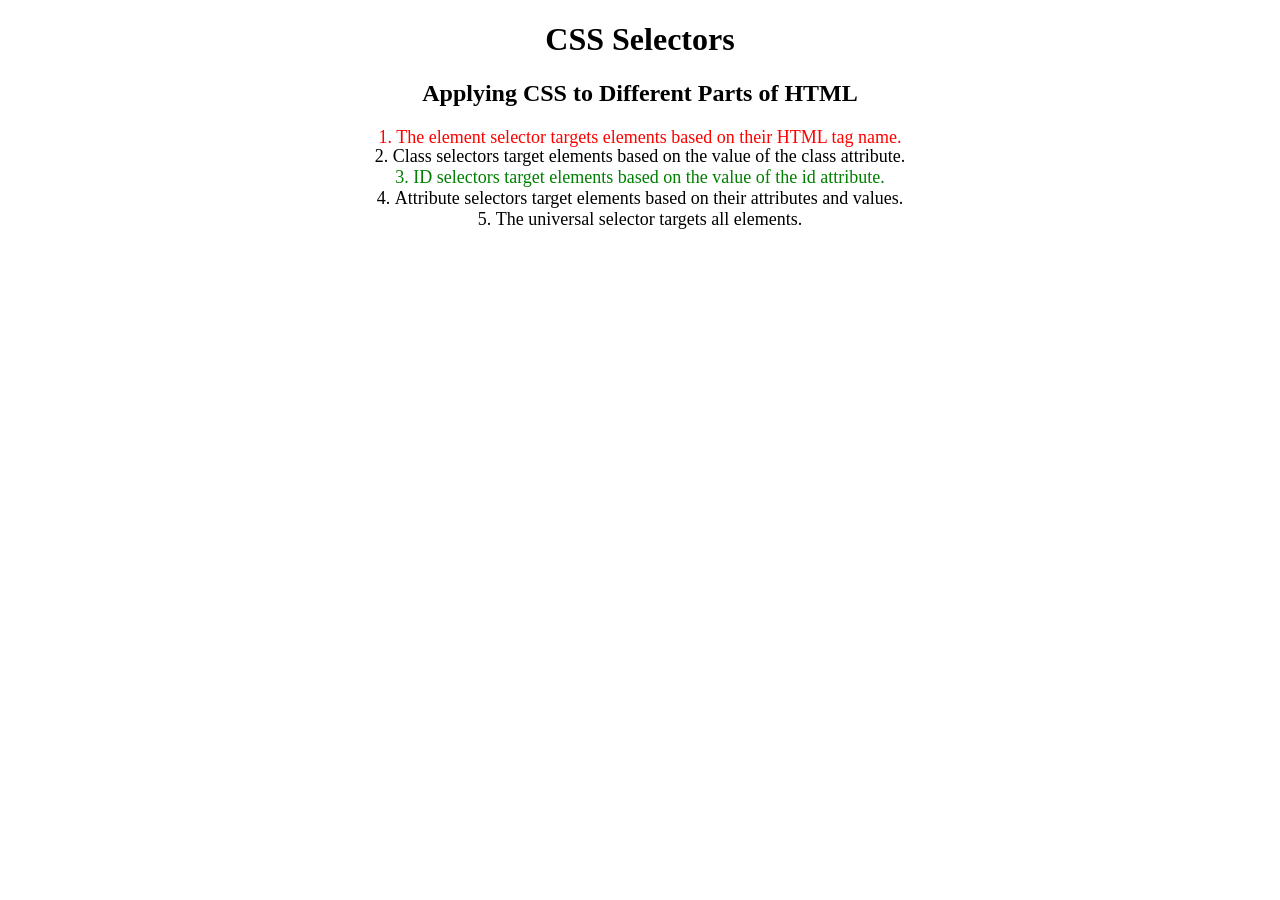
<file: 5.3 CSS Selectors/index.html>
<!DOCTYPE html>
<html lang="en">

<head>
  <meta charset="UTF-8">
  <title>CSS Selectors</title>
  <link rel="stylesheet" href="./style.css" />
</head>

<body>
  <h1>CSS Selectors</h1>
  <h2>Applying CSS to Different Parts of HTML</h2>
  <!-- TODO 1: Set the CSS for all paragraph tags to "color: red" -->
  <p class="note">1. The element selector targets elements based on their HTML tag name.</p>

  <ol>
    <!-- TODO 2: Set the CSS for all elements with a class of "note" to "font-size: 20px" -->
    <li class="note" value="2">Class selectors target elements based on the value of the class attribute.</li>

    <!-- TODO 3: Set the CSS for the element with an id of "id-selector-demo" to "color: green" -->
    <li class="note" id="id-selector-demo" value="3">ID selectors target elements based on the value of the id
      attribute.</li>

    <!-- TODO 4: Set the CSS for the li elements that have the "value" attribute set to "4" to have "color: blue" -->
    <li class="note" value="4">Attribute selectors target elements based on their attributes and values.</li>

    <!-- TODO 5: Set all elements to have "text-align: center" -->
    <li class="note" value="5">The universal selector targets all elements.</li>
  </ol>
</body>

</html>
</file>
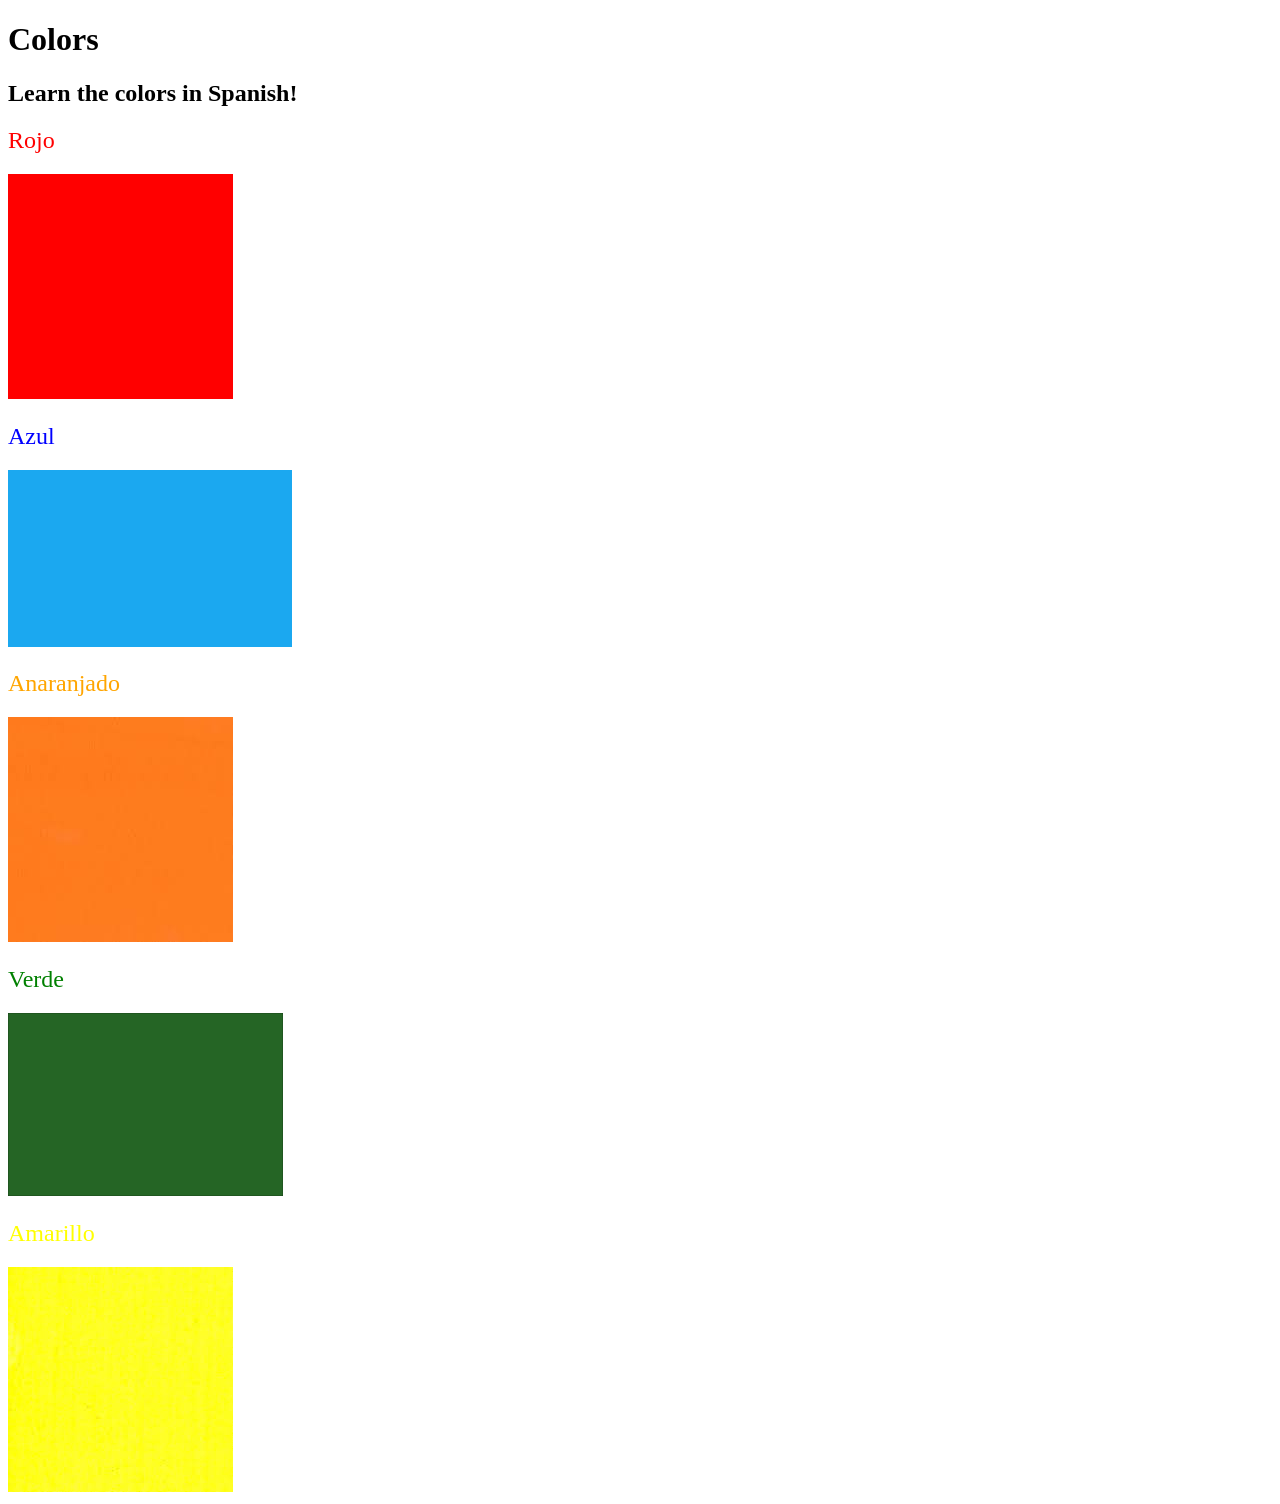
<file: 5.4+Color+Vocab+Project/index.html>
<!DOCTYPE html>
<html lang="en">
  <head>
    <meta charset="UTF-8" />
    <title>Spanish Vocabulary</title>
    <link rel="stylesheet" href="./style.css" />
  </head>

  <body>
    <h1>Colors</h1>
    <h2>Learn the colors in Spanish!</h2>
    <h2 class="color-title" id="red">Rojo</h2>
    <img src="./assets/images/red.png" alt="red" />

    <h2 class="color-title" id="blue">Azul</h2>
    <img src="./assets/images/blue.png" alt="blue" />

    <h2 class="color-title" id="orange">Anaranjado</h2>
    <img src="./assets/images/orange.png" alt="orange" />

    <h2 class="color-title" id="green">Verde</h2>
    <img src="./assets/images/green.png" alt="green" />

    <h2 class="color-title" id="yellow">Amarillo</h2>
    <img src="./assets/images/yellow.png" alt="yellow" />
  </body>
</html>

<!-- 
TODOs
IMPORTANT: You should not need to make ANY CHANGES to index.html
All code should be written in your CSS file.

1. Create a CSS file and incorporate it as an external stylesheet.
2. Use CSS to style each of the color titles to meaning. 
Hint: Use the id to help if you don't know the words in spanish.
3. Use CSS to change all the color titles to have "font-weight: normal;"
4. Use CSS (not HTML) to make all the images 200px heigh and 200px wide. 
Hint: 
https://developer.mozilla.org/en-US/docs/Web/CSS/height
https://developer.mozilla.org/en-US/docs/Web/CSS/width
-->
</file>
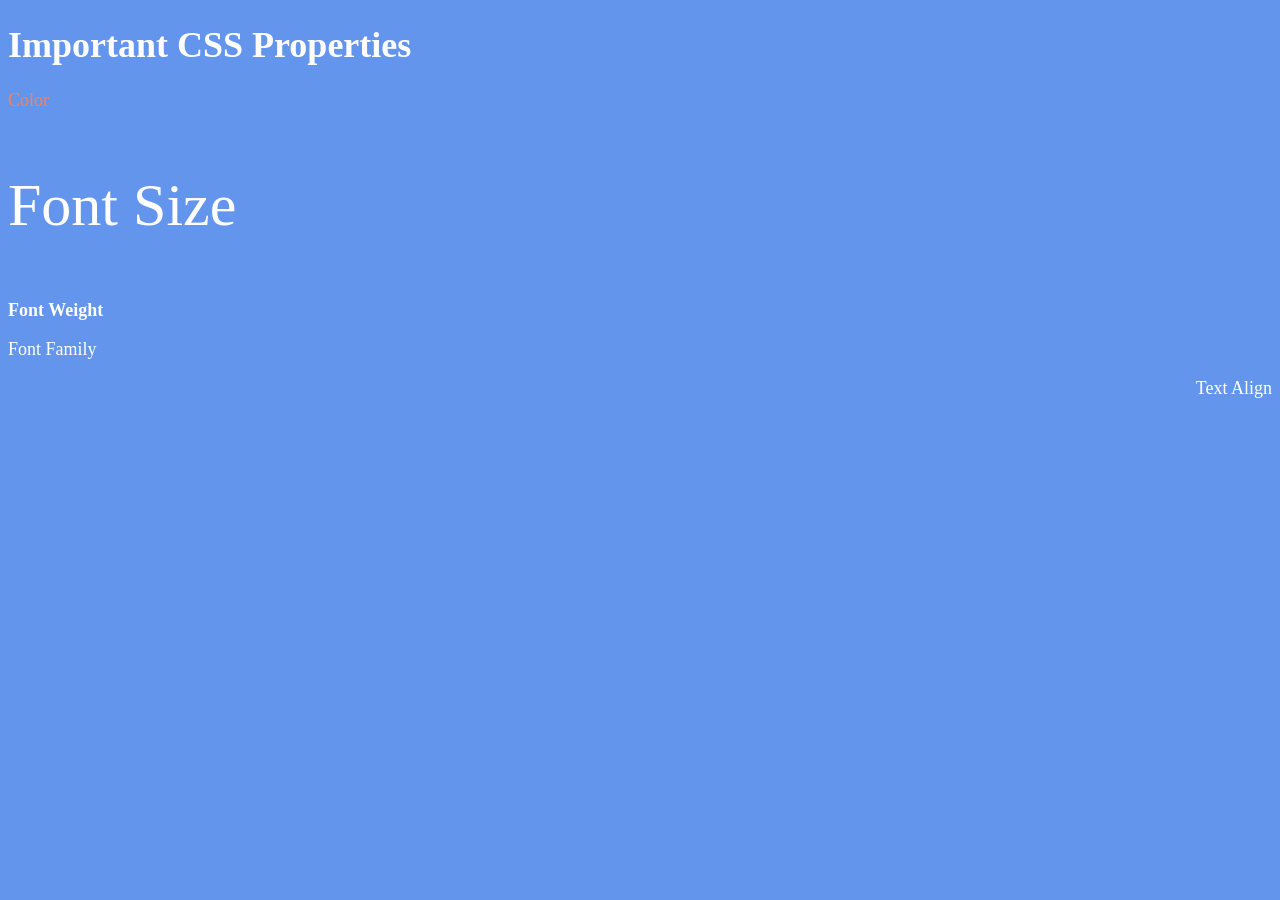
<file: 6.1+Font+Properties/index.html>
<!DOCTYPE html>
<html lang="en">

<head>
  <meta charset="UTF-8">
  <title>CSS Properties</title>
  <style>
    body {
      background-color: cornflowerblue;
      color: white;
      font-size: 18px;
    }
    
    /* Don't change the CSS above, add Your CSS below */
    p:nth-of-type(1) {
      color: coral;
    }
    p:nth-of-type(2) {
      font-size: 2rem;
    }
    p:nth-of-type(3) {
      font-weight: 900;
    }
    p:nth-of-type(4) {
      font-family: 'Caveat', cursive;
    }
    p:nth-of-type(5) {
      text-align: right;
    }
    html {
      font-size: 30px;
    }   
    

    
  </style>
</head>

<body>
  <h1>Important CSS Properties</h1>
  <p>Color</p>
  <p>Font Size</p>
  <p>Font Weight</p>
  <p>Font Family</p>
  <p>Text Align</p>

  <!-- TODOs
  1. Change the color of <p>Color</p> to "coral" color.
  2. Change the font size of <p>Font Size</p> to 2X the size of the root font size.
  3. Change the font weight of <p>Font Weight</p> to 900.
  4. Change the font family of <p>Font Family</p> to the Google font Caveat with regular (400) font weight.
  Link: https://fonts.google.com/specimen/Caveat
  5. Change the <p>Text Align</p> to right align.
  6. Change the the root (html element) font size to 30px -->
</body>

</html>
</file>
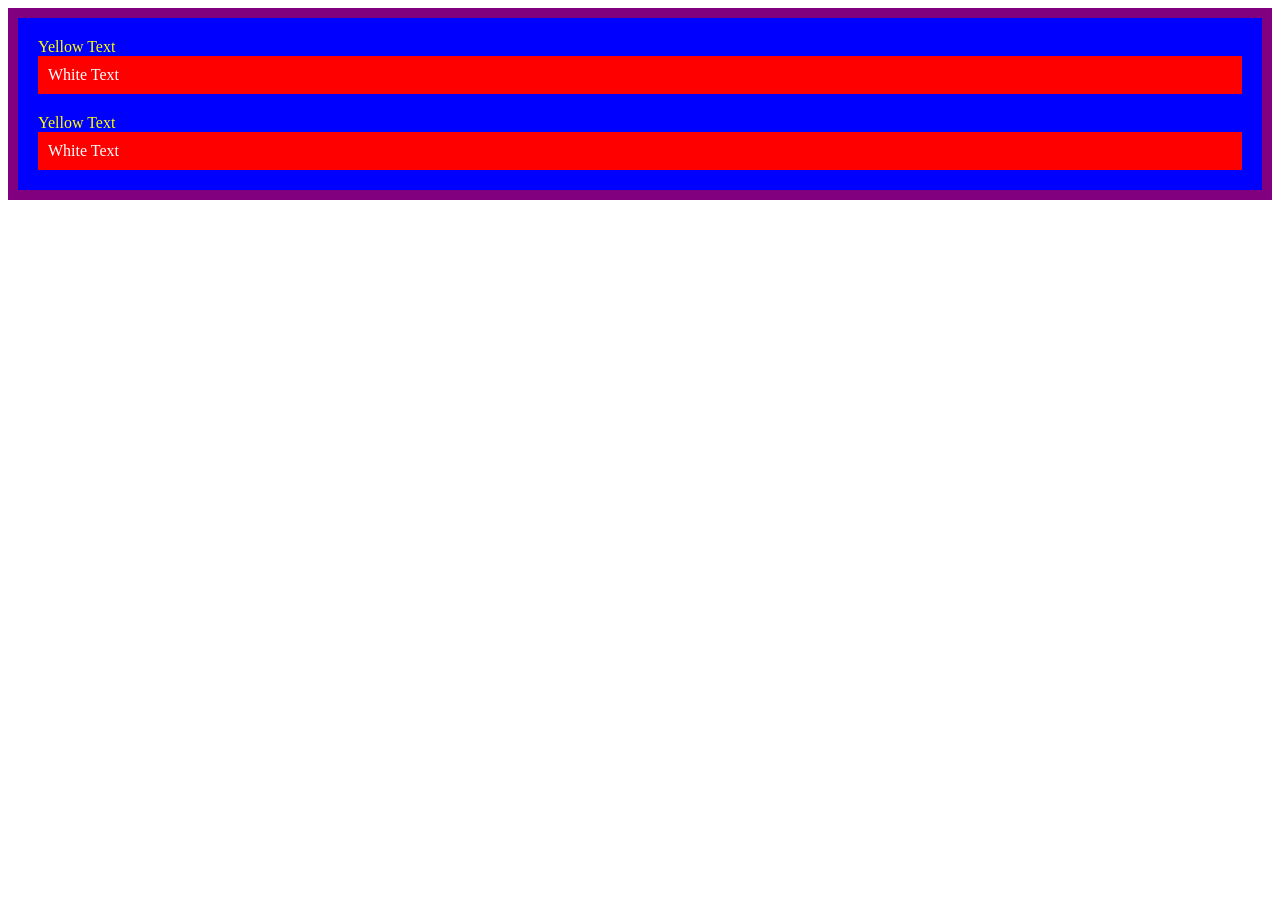
<file: 7.0+CSS+Cascade/index.html>
<!DOCTYPE html>
<html lang="en">

<head>
  <meta charset="UTF-8">
  <title>CSS Cascade</title>
  <link rel="stylesheet" href="./style.css">
</head>

<body>
  <div id="outer-box" class="box">
    <div class="box">
      <p>Yellow Text</p>
      <div class="box inner-box">
        <p class="white-text">White Text</p>
      </div>
    </div>
    <div class="box">
      <p>Yellow Text</p>
      <div class="box inner-box">
        <p class="white-text">White Text</p>
      </div>
    </div>
  </div>
</body>

</html>
</file>
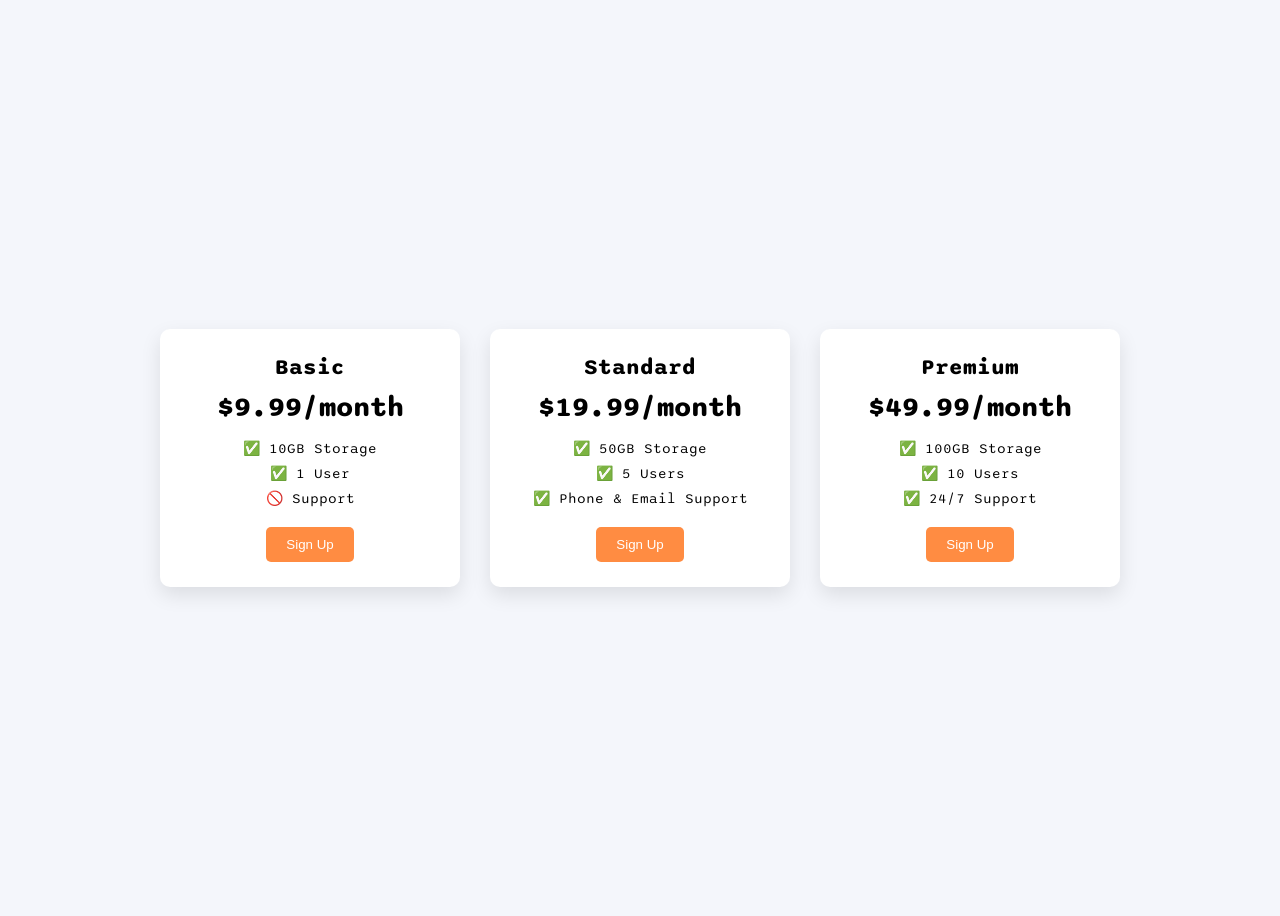
<file: 9.4+Flexbox+Pricing+Table+Project/index.html>
<!DOCTYPE html>
<html>
  <head>
    <title>Flexbox Pricing Table</title>
    <link rel="preconnect" href="https://fonts.googleapis.com" />
    <link rel="preconnect" href="https://fonts.gstatic.com" crossorigin />
    <link
      href="https://fonts.googleapis.com/css2?family=Sono:wght@400;700&display=swap"
      rel="stylesheet"
    />
    <style>
      body {
        font-family: "Sono", sans-serif;
        background-color: #f4f6fb;
        display: flex;
        justify-content: center;
        align-items: center;
        min-height: 100vh;
      }
      .pricing-container {
        display: flex;
        gap: 30px;
      }
      .pricing-plan {
        background: #ffffff;
        padding: 25px;
        width: 250px;
        text-align: center;
        border-radius: 10px;
        box-shadow: 0 8px 20px rgba(0,0,0,0.1);
      }
      .plan-title {
        font-size: 22px;
        font-weight: bold;
        margin-bottom: 10px;
      }
      .plan-price {
        font-size: 28px;
        font-weight: bold;
        margin-bottom: 15px;
      }
      .plan-features {
        list-style: none;
        padding: 0;
        margin-bottom: 20px;
      }
      .plan-features li {
        margin: 8px 0;
        font-size: 14px;
      }
      .plan-button {
        background-color: #ff8c42;
        color: white;
        border: none;
        padding: 10px 20px;
        border-radius: 5px;
        cursor: pointer;
       }
      .plan-button:hover {
        background-color: #e6762f;
      }
      /* Hint: What can you do with a media query and flexbox? */
      @media (max-width: 1250px) {
        .pricing-container {
        flex-direction: column;
      }
      }
    </style>
  </head>

  <body>
    <div class="pricing-container">
      <div class="pricing-plan">
        <div class="plan-title">Basic</div>
        <div class="plan-price">$9.99/month</div>
        <ul class="plan-features">
          <li>✅ 10GB Storage</li>
          <li>✅ 1 User</li>
          <li>🚫 Support</li>
        </ul>
        <button class="plan-button">Sign Up</button>
      </div>
      <div class="pricing-plan">
        <div class="plan-title">Standard</div>
        <div class="plan-price">$19.99/month</div>
        <ul class="plan-features">
          <li>✅ 50GB Storage</li>
          <li>✅ 5 Users</li>
          <li>✅ Phone &amp; Email Support</li>
        </ul>
        <button class="plan-button">Sign Up</button>
      </div>
      <div class="pricing-plan">
        <div class="plan-title">Premium</div>
        <div class="plan-price">$49.99/month</div>
        <ul class="plan-features">
          <li>✅ 100GB Storage</li>
          <li>✅ 10 Users</li>
          <li>✅ 24/7 Support</li>
        </ul>
        <button class="plan-button">Sign Up</button>
      </div>
    </div>
  </body>
</html>
</file>
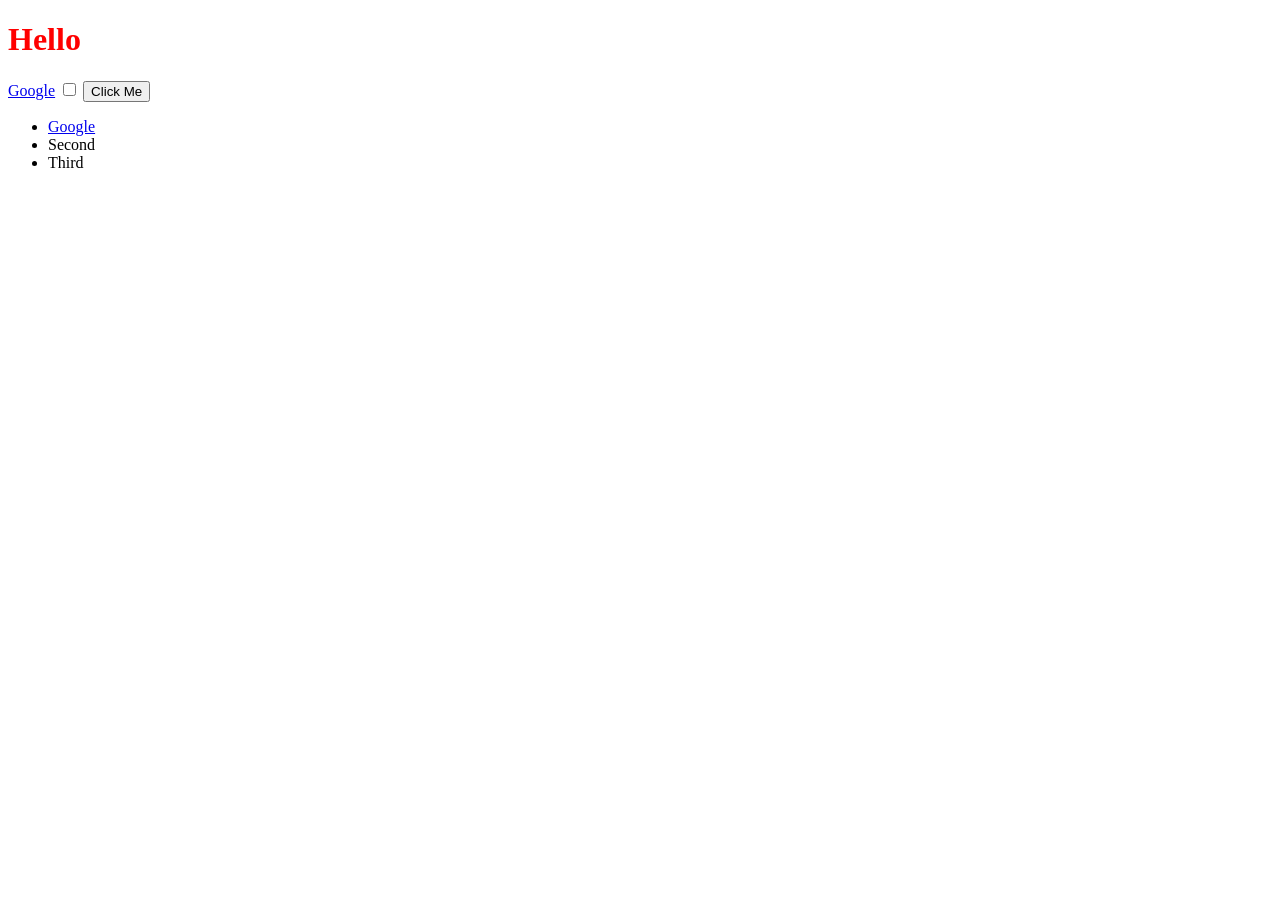
<file: DOM Challenge Starting Files/index.html>
<!DOCTYPE html>
<html lang="en" dir="ltr">
  <head>
    <meta charset="utf-8">
    <title>My Website</title>
    <link rel="stylesheet" href="styles.css">

  </head>
  <body>

    <h1 id="title">Hello</h1>
    <a href="https://www.google.com">Google</a>
    <input type="checkbox">

    <button class="btn">Click Me</button>

    <ul id="list">
      <li class="item">
        <a href="https://www.google.com">Google</a>
      </li>
      <li class="item">Second</li>
      <li class="item">Third</li>
    </ul>

  </body>
  <footer>
    
  </footer>

</html>
</file>
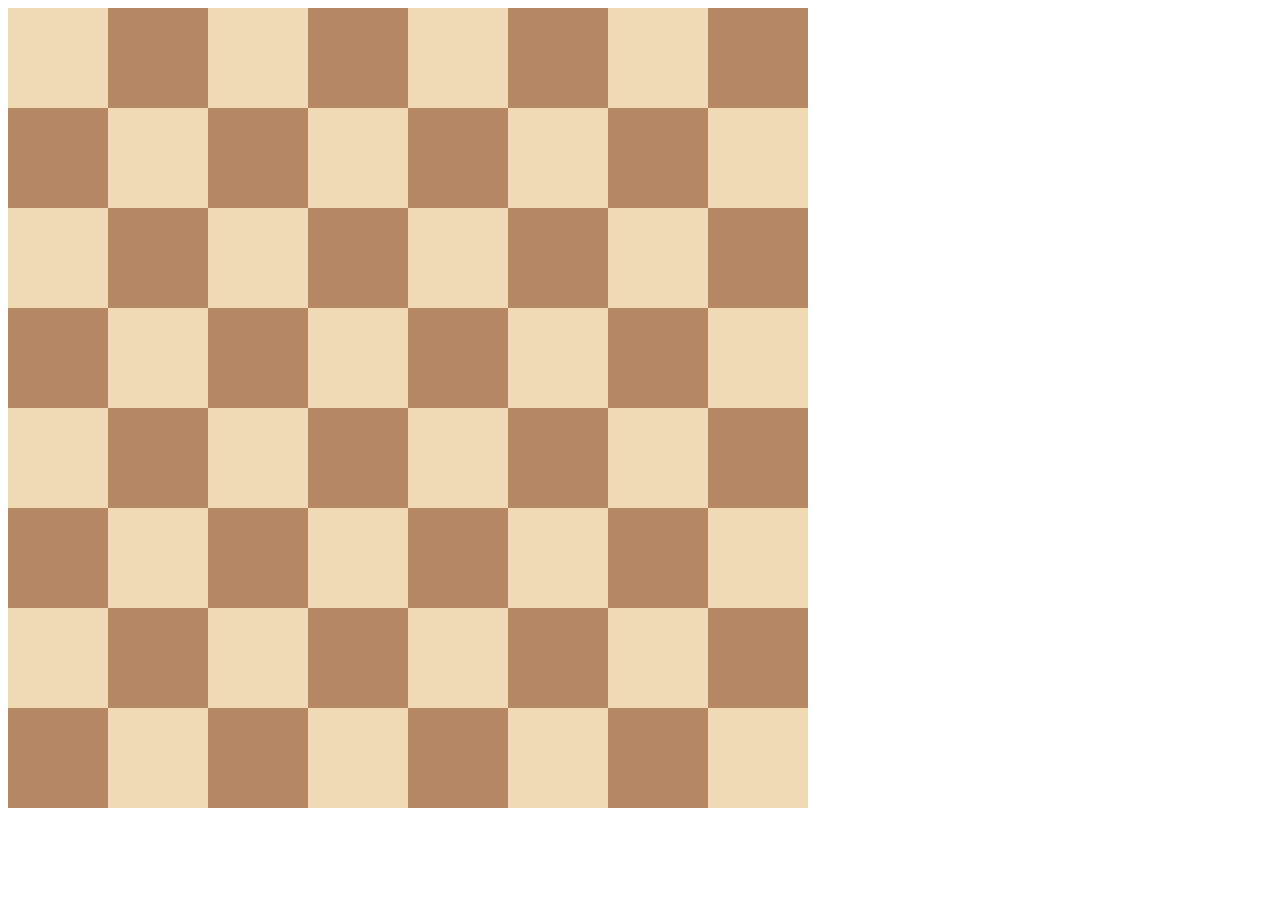
<file: 10.0+Display+Grid/10.0 Display Grid/index.html>
<!DOCTYPE html>
<html>

<head>
  <title>Chessboard</title>
  <style>
    /* Write your code here */
    /* Each square should be 100px by 100px */
    /* My colours for white: #f0d9b5, black: #b58863 */
    .container{
      display:grid;
      grid-template-columns: 1fr 1fr 1fr 1fr 1fr 1fr 1fr 1fr;
      grid-template-rows: 1fr 1fr 1fr 1fr 1rf 1fr 1fr 1fr;  
      width: 800px;
    }
    .white{
      background-color: #f0d9b5;
      width: 100px;
      height: 100px;
    }

    .black{
      background-color: #b58863;
      width: 100px;
      height: 100px;
    }

  </style>
</head>

<body>
  <div class="container">
    <div class="white"></div>
    <div class="black"></div>
    <div class="white"></div>
    <div class="black"></div>
    <div class="white"></div>
    <div class="black"></div>
    <div class="white"></div>
    <div class="black"></div>
    <div class="black"></div>
    <div class="white"></div>
    <div class="black"></div>
    <div class="white"></div>
    <div class="black"></div>
    <div class="white"></div>
    <div class="black"></div>
    <div class="white"></div>
    <div class="white"></div>
    <div class="black"></div>
    <div class="white"></div>
    <div class="black"></div>
    <div class="white"></div>
    <div class="black"></div>
    <div class="white"></div>
    <div class="black"></div>
    <div class="black"></div>
    <div class="white"></div>
    <div class="black"></div>
    <div class="white"></div>
    <div class="black"></div>
    <div class="white"></div>
    <div class="black"></div>
    <div class="white"></div>
    <div class="white"></div>
    <div class="black"></div>
    <div class="white"></div>
    <div class="black"></div>
    <div class="white"></div>
    <div class="black"></div>
    <div class="white"></div>
    <div class="black"></div>
    <div class="black"></div>
    <div class="white"></div>
    <div class="black"></div>
    <div class="white"></div>
    <div class="black"></div>
    <div class="white"></div>
    <div class="black"></div>
    <div class="white"></div>
    <div class="white"></div>
    <div class="black"></div>
    <div class="white"></div>
    <div class="black"></div>
    <div class="white"></div>
    <div class="black"></div>
    <div class="white"></div>
    <div class="black"></div>
    <div class="black"></div>
    <div class="white"></div>
    <div class="black"></div>
    <div class="white"></div>
    <div class="black"></div>
    <div class="white"></div>
    <div class="black"></div>
    <div class="white"></div>
  </div>
</body>

</html>
</file>
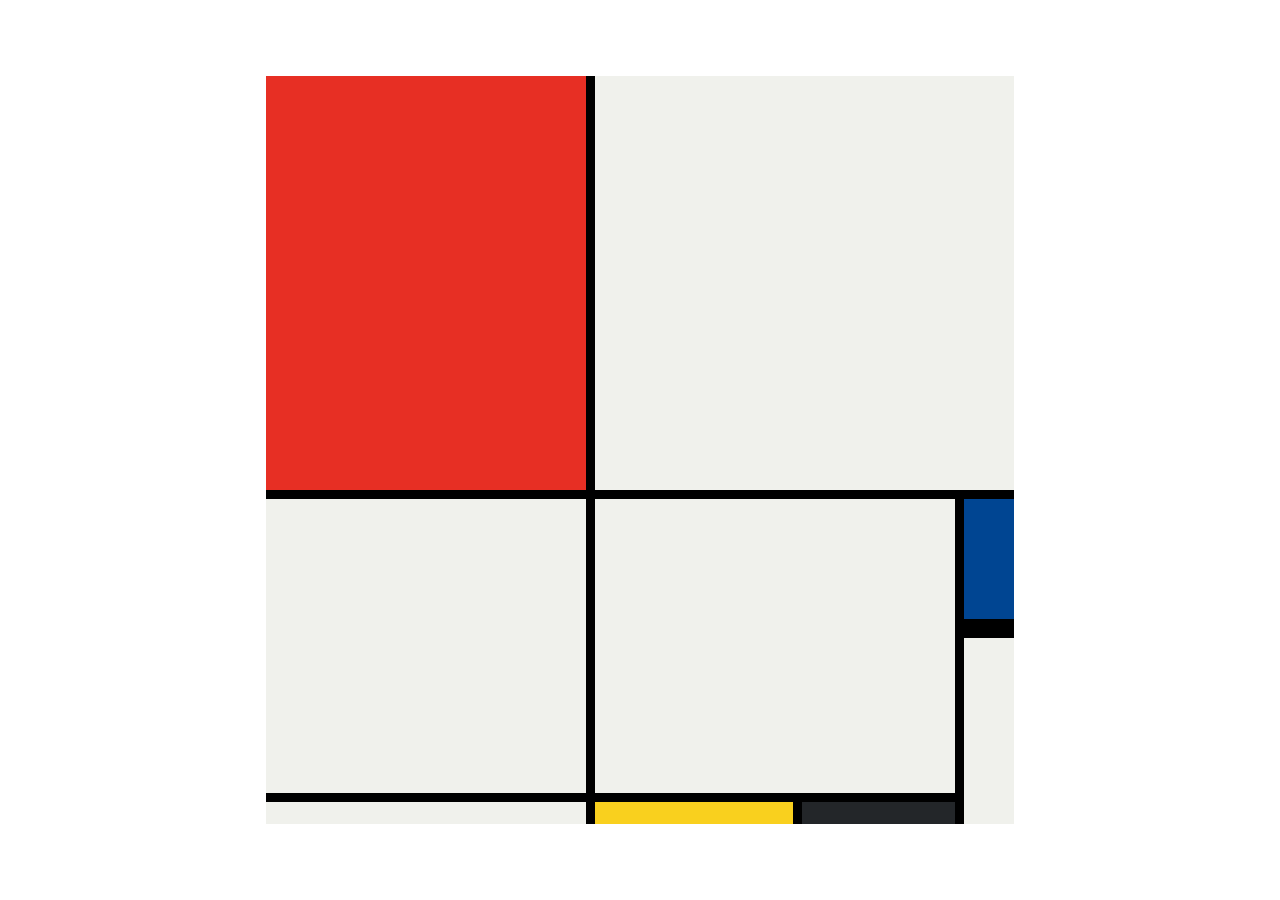
<file: 10.3+Mondrian+Project/10.3 Mondrian Project/index.html>
<!DOCTYPE html>
<html lang="en">

<head>
  <meta charset="UTF-8">
  <meta name="viewport" content="width=device-width, initial-scale=1.0">
  <title>Mondrian Project</title>
  <style>
    /* 
    Write your CSS here 
    Gap Colour: #000
    White: #F0F1EC
    Red: #E72F24
    Black: #232629
    Blue: #004592
    Yellow: #F9D01E

    For dimensions, see dimensions.png image.
    HINT: Remember you can't change the properties of grid lines.
    But grid lines are transparent!
    */
    body{
      justify-content: center;
      align-items: center;
      display: flex;
      height: 100vh;
      margin: 0;
      padding: 0;
    }
    .container {
      height: 748px;
      width: 748px;
      display: grid;
      background-color: #000;
      grid-template-columns: 320px 198px 153px 50px ;
      grid-template-rows: 414px 130px 155px 22px;
      gap: 9px;
    }
    .item {
      background-color: #F0F1EC;
    }
    .red
    {
      background-color: #E72F24;
    }
    .white1
    {
      grid-column:  span 3;
    } 
    .white2{
      grid-row-start: 2;
      grid-row-end: 4;
    }
    .white3{
      grid-area:2/2/4/4;
    }
    .blue{
      background-color: #004592;
      border-bottom: 10px solid #000;
    }
    .white4{ 
      grid-row-start: 3;
      grid-row-end: -1;
    }
    .yellow{
      background-color: #F9D01E;
    }
    .black{
      background-color: #232629;
    }
  </style>
</head>

<body>
  <!-- Write your HTML here -->
   <div class="container">
    <div class="item red"></div>
    <div class="item white1"></div>
    <div class="item white2"></div>
    <div class="item white3"></div>

    <div class="item blue"></div>
    <div class="item white4"></div>

    <div class="item"></div>
    <div class="item yellow"></div>
    <div class="item black"></div> 
   </div>
</body>

</html>
</file>
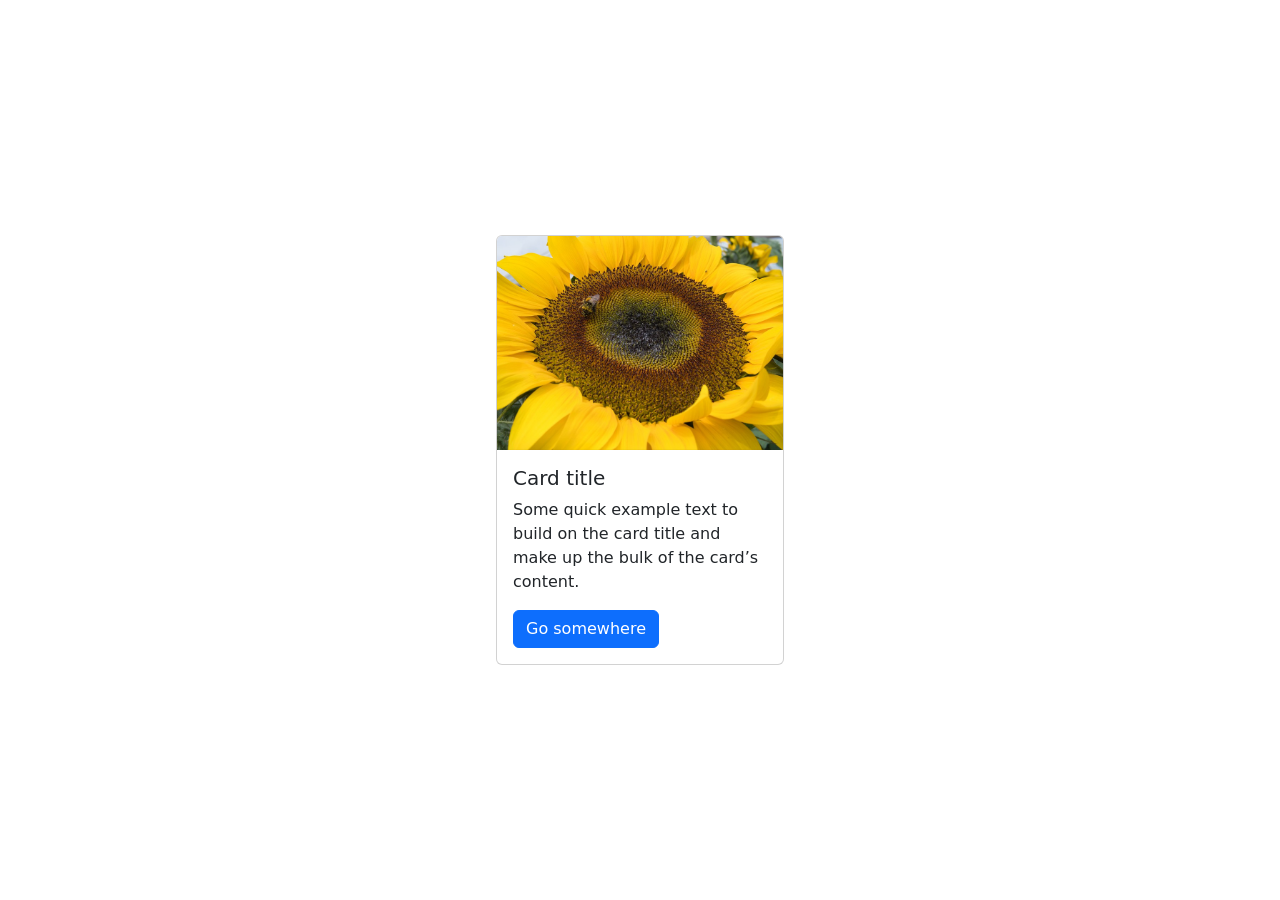
<file: 11.0+Bootstrap+Intro/11.0 Bootstrap Intro/index.html>
<!doctype html>
<html lang="en">

<head>
  <meta charset="utf-8">
  <meta name="viewport" content="width=device-width, initial-scale=1">
  <title>Bootstrap</title>
  <!-- TODO 1: Add the Bootstrap link here. -->
   <link href="https://cdn.jsdelivr.net/npm/bootstrap@5.3.8/dist/css/bootstrap.min.css" rel="stylesheet" integrity="sha384-sRIl4kxILFvY47J16cr9ZwB07vP4J8+LH7qKQnuqkuIAvNWLzeN8tE5YBujZqJLB" crossorigin="anonymous">
  <style>
    /* TODO 4: Use flexbox to center the card in the vertical and horizontal center. */
    .flex-container{
      display: flex;
      justify-content: center;
      align-items: center;
      height: 100vh;
    }
  </style>
</head>

<body>
  <div class="flex-container">
    <!-- TODO 2: Add the Bootstrap Prebuilt Card here -->
     <div class="card" style="width: 18rem;">
  <img src="flower.jpg" class="card-img-top" alt="...">
  <div class="card-body">
    <h5 class="card-title">Card title</h5>
    <p class="card-text">Some quick example text to build on the card title and make up the bulk of the card’s content.</p>
    <a href="#" class="btn btn-primary">Go somewhere</a>
  </div>
</div>

    <!-- TODO 3: Change the image src to display the flower.jpg image. -->
  </div>
</body>

</html>
</file>
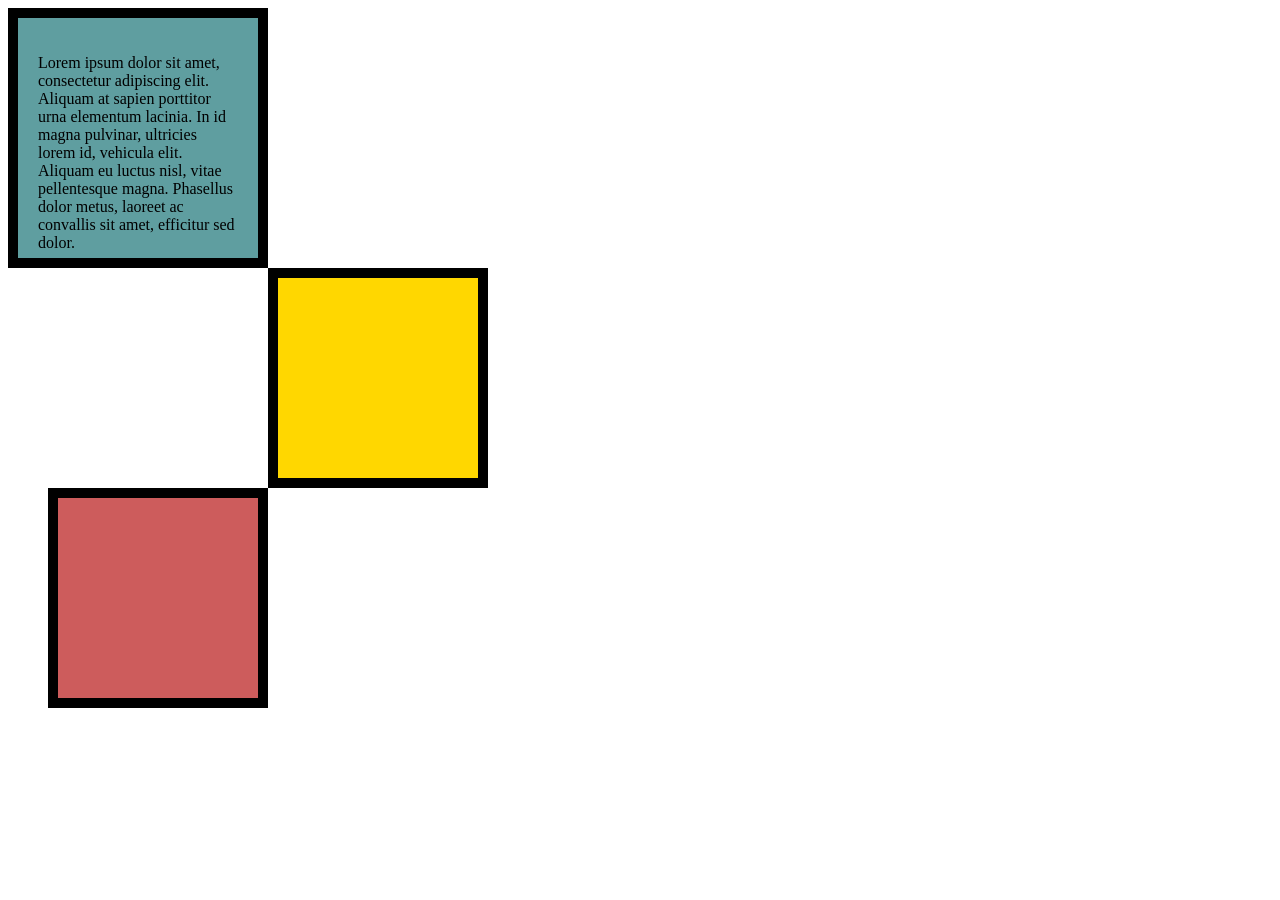
<file: 6.3+CSS+Box+Model/6.3 CSS Box Model/index.html>
<!DOCTYPE html>
<html lang="en">

<head>
  <meta charset="UTF-8">
  <title>CSS Box Model</title>
  <style>
    /* Write your CSS code here */
    #one {
       height: 200px;
       width: 200px;
       background-color: cadetblue;
       padding: 20px;
       border: 10px solid black;
    }
    #two {
      height: 200px;
      width:200px;
      background-color: gold;
      border: 10px solid black;
      margin-left:260px;
    }
    #three {
      height: 200px;
      width: 200px;
      background-color: indianred;
      border: 10px solid black;
      border-width: 10px;
      margin-left: 40px;
        }

  </style>
</head>

<body>
  <div id="one"><p>    Lorem ipsum dolor sit amet, consectetur adipiscing elit. Aliquam at sapien porttitor urna elementum lacinia. In
    id magna pulvinar, ultricies lorem id, vehicula elit. Aliquam eu luctus nisl, vitae pellentesque magna. Phasellus
    dolor metus, laoreet ac convallis sit amet, efficitur sed dolor.
    </p></div>
  <div id="two"></div>
  <div id="three"></div>


  <!-- TODOs:
1. Create 3 Boxes using the div element.
2. Set their sizes to 200px heigh by 200px wide.
3. Set different background colors for each of the boxes (I used cadetblue, gold and indianred).
4. Add a paragraph <p> element into the first div and add the following words:
    Lorem ipsum dolor sit amet, consectetur adipiscing elit. Aliquam at sapien porttitor urna elementum lacinia. In
    id magna pulvinar, ultricies lorem id, vehicula elit. Aliquam eu luctus nisl, vitae pellentesque magna. Phasellus
    dolor metus, laoreet ac convallis sit amet, efficitur sed dolor.
5. Set the 1st div to have 20px padding all around with a black 10px border.
6. Fix the style of the <p> element to remove all margins.
Hint: Use the CSS inspector in Chrome.
7. Set the 2nd div to have a 20px border on top and bottom and 10px border left and right. (See goal image)
8. Set the 3rd div to have a 10px border 
9. Set the margins for the divs so that each box corner touches the other. (See the goal image)
-->

</body>

</html>
</file>
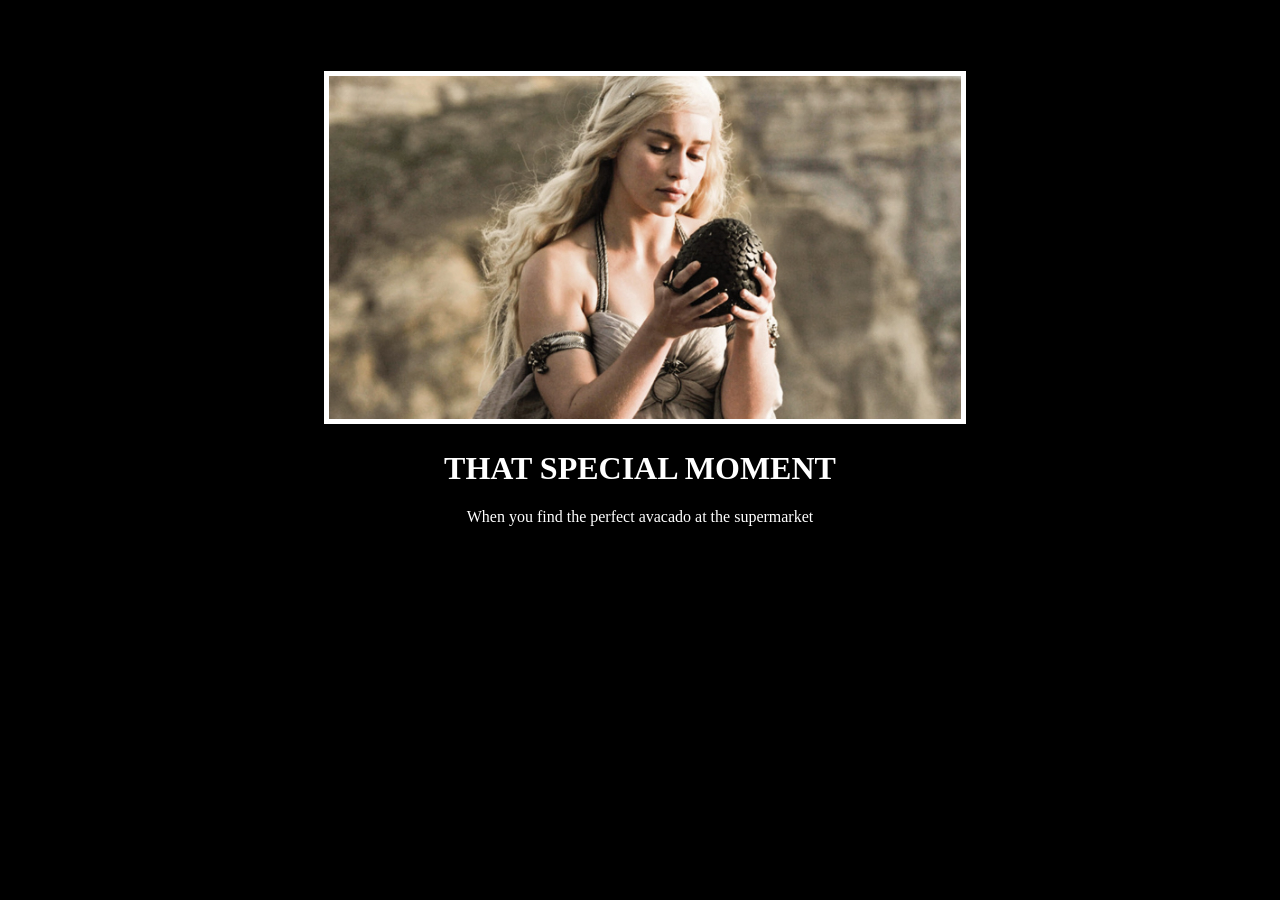
<file: 6.4+Motivation+Meme+Project/6.4 Motivation Meme Project/index.html>
<!DOCTYPE html>
<html lang="en">
<head>
  <meta charset="UTF-8">
  <meta name="viewport" content="width=device-width, initial-scale=1.0">
  <title>Document</title>
  <link rel="stylesheet" href="./style.css">
</head>
<body>
  <center>
  <div>
    <img src="./assets/images/poster.jpeg">
    <h1>THAT SPECIAL MOMENT</h1>
    <P>When you find the perfect avacado at the supermarket</P>
  </div>
</center>
 </body>
 </html>



<!-- 
  TODO: Create a motivational post website.
Style it how ever you like. 
Look at the goal image for inspiration.
But it must have the following features:
1. The main h1 text should be using the Regular Libre Baskerville Font from Google Fonts:
  https://fonts.google.com/specimen/Libre+Baskerville
2. The text should be white and background black.
3. Add your own image into the images folder inside assets. It should have a 5px white border.
4. The text should be center aligned.
5. Create a div to contain the h1, p and img elements. Adjust the margins so that the image and text are centered on the page. 
  Hint: You horizontally center a div by giving it a width of 50% and a margin-left of 25%.
  Hint: Set the image to have a width of 100% so it fills the div. 
6. Read about the text-transform property on MDN docs to make the h1 uppercase with CSS.
  https://developer.mozilla.org/en-US/docs/Web/CSS/text-transform 
-->
</file>
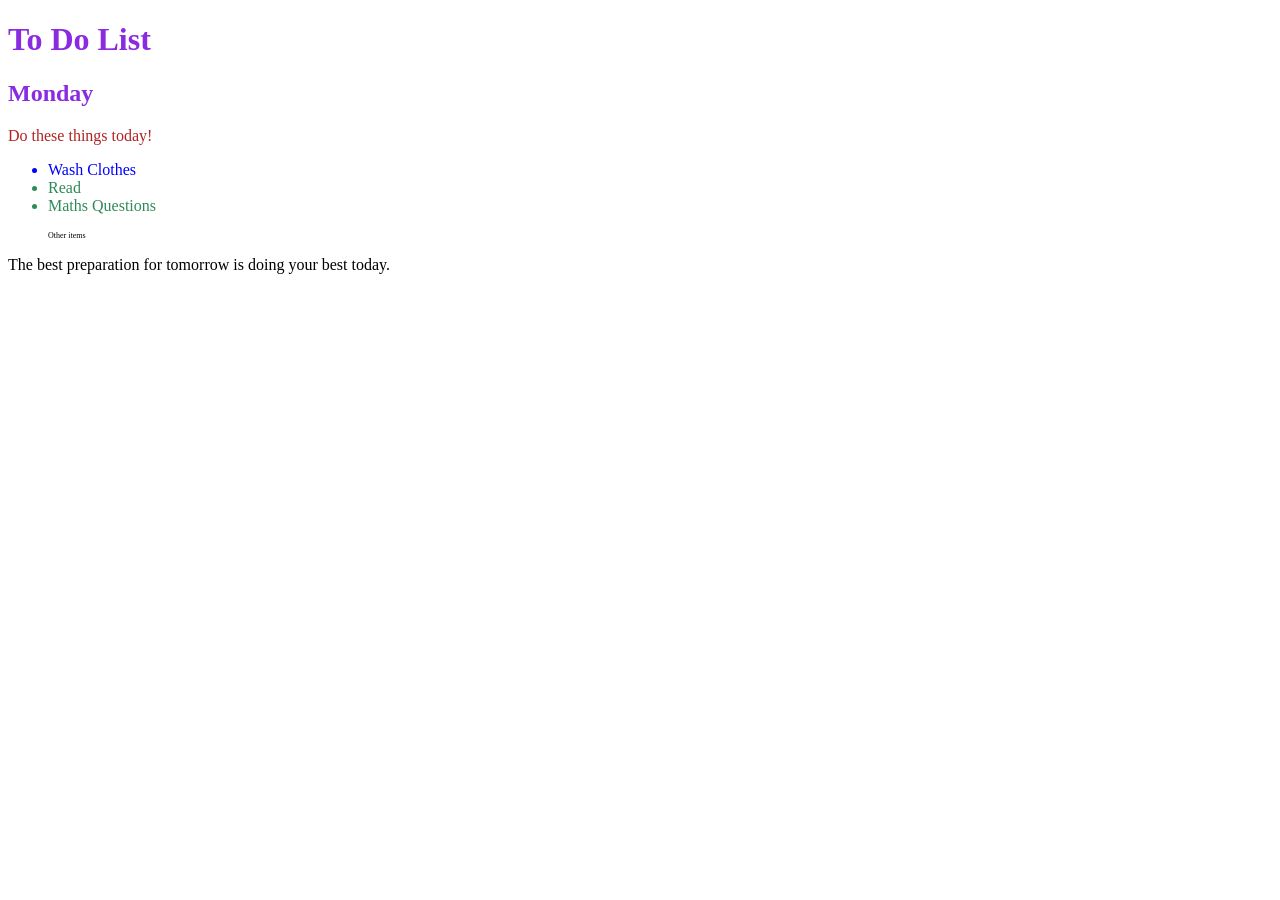
<file: 7.1+Combining+Selectors/7.1 Combining Selectors/index.html>
<!DOCTYPE html>
<html lang="en">

<head>
  <meta charset="UTF-8">
  <title>Combining CSS Selectors</title>
  <link rel="stylesheet" href="./style.css">
</head>

<!-- Don't change any of the HTML code! -->

<body>
  <h1>To Do List</h1>
  <h2>Monday</h2>
  <div class="box">
    <p class="done">Do these things today!</p>
    <ul class="list">
      <li>Wash Clothes</li>
      <li class="done">Read</li>
      <li class="done">Maths Questions</li>
    </ul>
  </div>

  <ul>
    <p class="done">Other items</p>
  </ul>
  <p>The best preparation for tomorrow is doing your best today.</p>

</body>

</html>
</file>
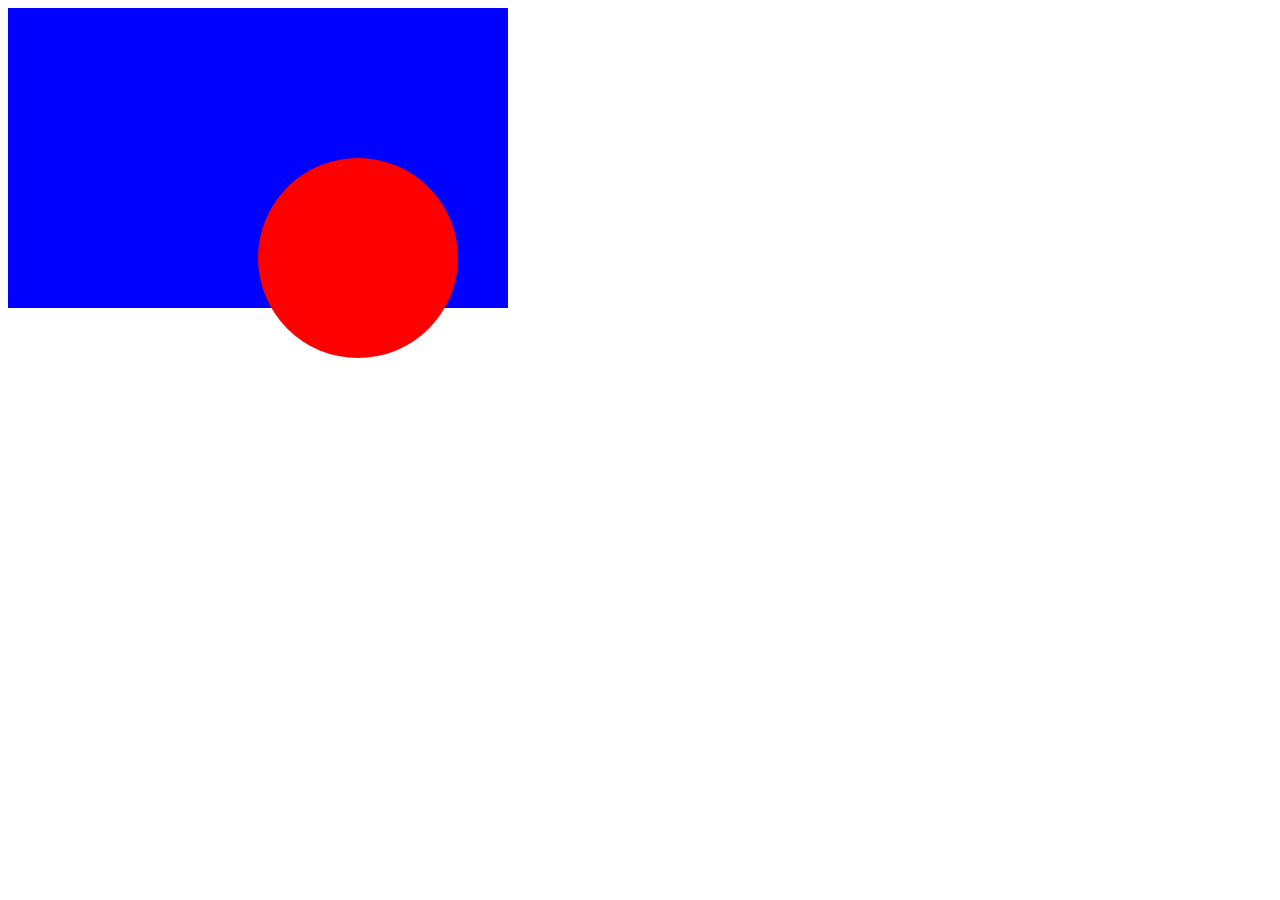
<file: 7.2+CSS+Positioning/7.2 CSS Positioning/index.html>
<!DOCTYPE html>
<html>

<head>
  <title>CSS Positioning Exercise</title>
  <style>
    /* Write your code here */
    .blue-box {
        width: 500px;
        height: 300px;
        background-color: blue;
        position: relative;
      }
      .red-circle {
        height: 200px;
        width: 200px;
        border-radius: 50%;
        background-color: red;
        position: absolute;
        top:150px;
        left:250px;
      }
      </style>
</head>

<body>
  <div class="blue-box">
    <div class="red-circle">
    </div>
  </div>

</body>

</html>
</file>
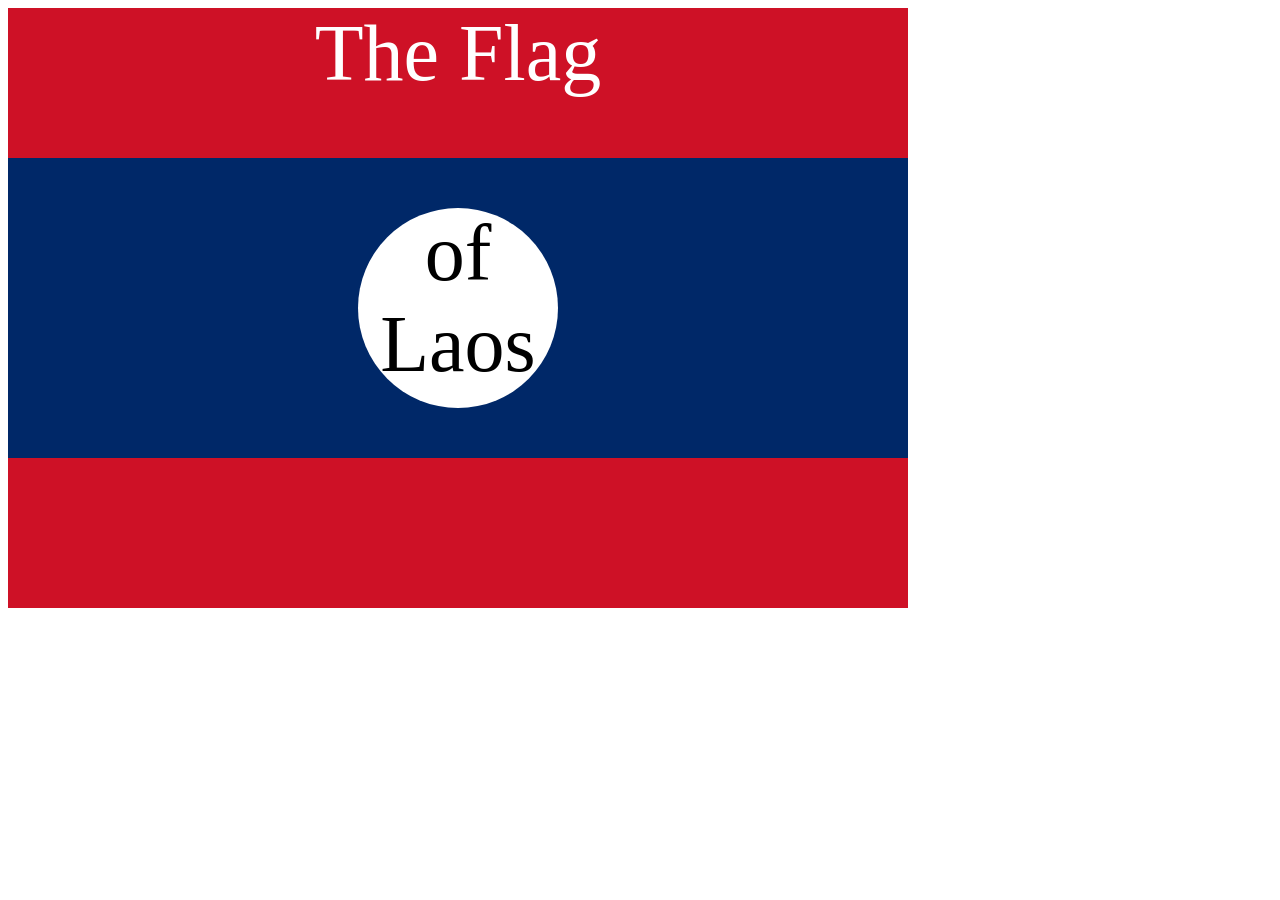
<file: 7.3+Flag+Project/7.3 CSS Flag Project/index.html>
<!DOCTYPE html>
<html lang="en">

<head>
  <meta charset="UTF-8">
  <title>CSS Flag Project</title>
  <style>
    /* Write your CSS Code here */
    .flag{
      width: 900px;
      height: 600px;
      background-color: #ce1126;;
      position: relative;
     }
     .flag>div{
      background-color: #002868;
      height: 300px;
      width: 100%;
      position: absolute;
      top: 150px;
     }
      .flag>div>div{
        background-color: white;
        height: 200px;
        width: 200px;
        border-radius: 50%;
        position: absolute;
        top: 50px;
        left: 350px;
      }
      p{
        padding: 0;
        margin: 0;
        font-size: 5rem;
        text-align: center;

      }
      .flag>p{
        color: white;
      }
    
  </style>
</head>

<!-- 
  IMPORTANT! Do not change any HTML
Don't add any classes/ids/elements 
Use what you know about combining selectors 
and CSS specificity instead.
Hint 1: The flag is 900px by 600px and the circle is 200px by 200px.
Hint 2: You can use CSS inspection to get the colors from
https://appbrewery.github.io/flag-of-laos/
-->

<body>
  <div class="flag">
    <p>The Flag</p>
    <div>
      <div>
        <p>of Laos</p>
      </div>
    </div>
  </div>
</body>

</html>
</file>
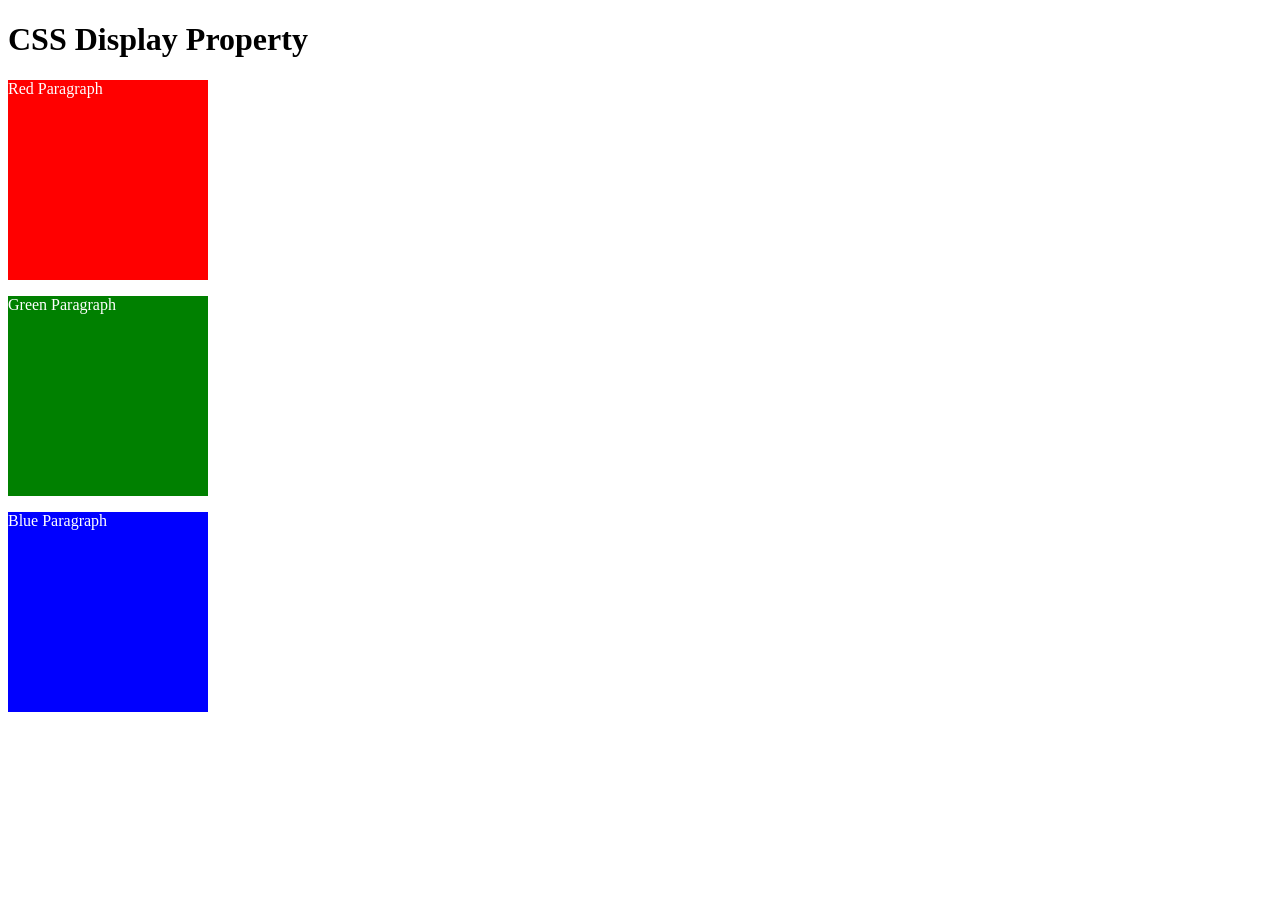
<file: 8.0+CSS+Display/8.0 CSS Display/index.html>
<!DOCTYPE html>
<html>

<!-- 
  TODO
1. By changing only the display property of the CSS make all 3 squares line up horizontally like in goal1 image.
2. Change only the display property to make all 3 squares line up vertically like in goal2 image. 
-->

<head>
  <title>CSS Display Property Example</title>
  <style>
    p {
      color: white;
    }

    .red {
      display: block; 
      width: 200px;
      height: 200px;
      background-color: red;
      /* display: inline-block; */
    }

    .green {
      display: block; 
      width: 200px;
      height: 200px;
      background-color: green;
      /* display: inline-block; */
    }

    .blue {
      display: block; 
      width: 200px;
      height: 200px;
      background-color: blue;
      /* display: inline-block; */
    }
  </style>
</head>


<body>
  <h1>CSS Display Property</h1>
  <p class="red">Red Paragraph </p>
  <p class="green">Green Paragraph</p>
  <p class="blue">Blue Paragraph</p>
</body>

</html>
</file>
<file: 5.3 CSS Selectors/style.css>
ol {
  margin-left: -40px;
  margin-top: -20px;
  list-style-position: inside;
}

/* Write your CSS below, don't change the rules above. */
p{
  color: red;
}
.note{
     font-size: 18px;
   }
   #id-selector-demo{
     color: green;
   }
   li[note="4"]{
      color: blue;
   }
   *{
     text-align: center;
   }
</file>
<file: 5.4+Color+Vocab+Project/style.css>
.color-title {
    font-weight: normal;
}
#red{
    color :red;

}
#blue{
    color :blue;

}
#orange{
    color :orange;

}
#green{
    color :green;

}
#purple{
    color :purple;

}
#yellow{
    color :yellow;

}
</file>
<file: 7.0+CSS+Cascade/style.css>
/* Don't change the existing CSS. */

.box {
  background-color: blue;
  padding: 10px;
}

p {
  color: yellow;
  margin: 0;
  padding: 0;
}
body{
    border: purple 10px solid;
}
.white-text {
    color: white;
}
.inner-box
{
    background-color: red;
}
</file>
<file: DOM Challenge Starting Files/styles.css>
h1 {
  color: red;
}
</file>
<file: 6.4+Motivation+Meme+Project/6.4 Motivation Meme Project/style.css>
body{
    background-color: black;

}
p{
    color:white;
    text-align: center;
}
img{
    border: 5px solid white;
    width: 50%;
    margin-right: 25%;
    margin-left: 25%;
    margin-top: 5%;

}
h1{
    color: white;
    font-family:"Libre Baskerville", serif;
    text-align: center;
}
</file>
<file: 7.1+Combining+Selectors/7.1 Combining Selectors/style.css>
/* Write your code here: */
h1,h2{
    color: blueviolet;
}
div>p{
    color:firebrick;
}
div li{
    color: blue;
}
li.done{
    color:seagreen
}
ul p.done{
    font-size: 0.5rem;
}
</file>
